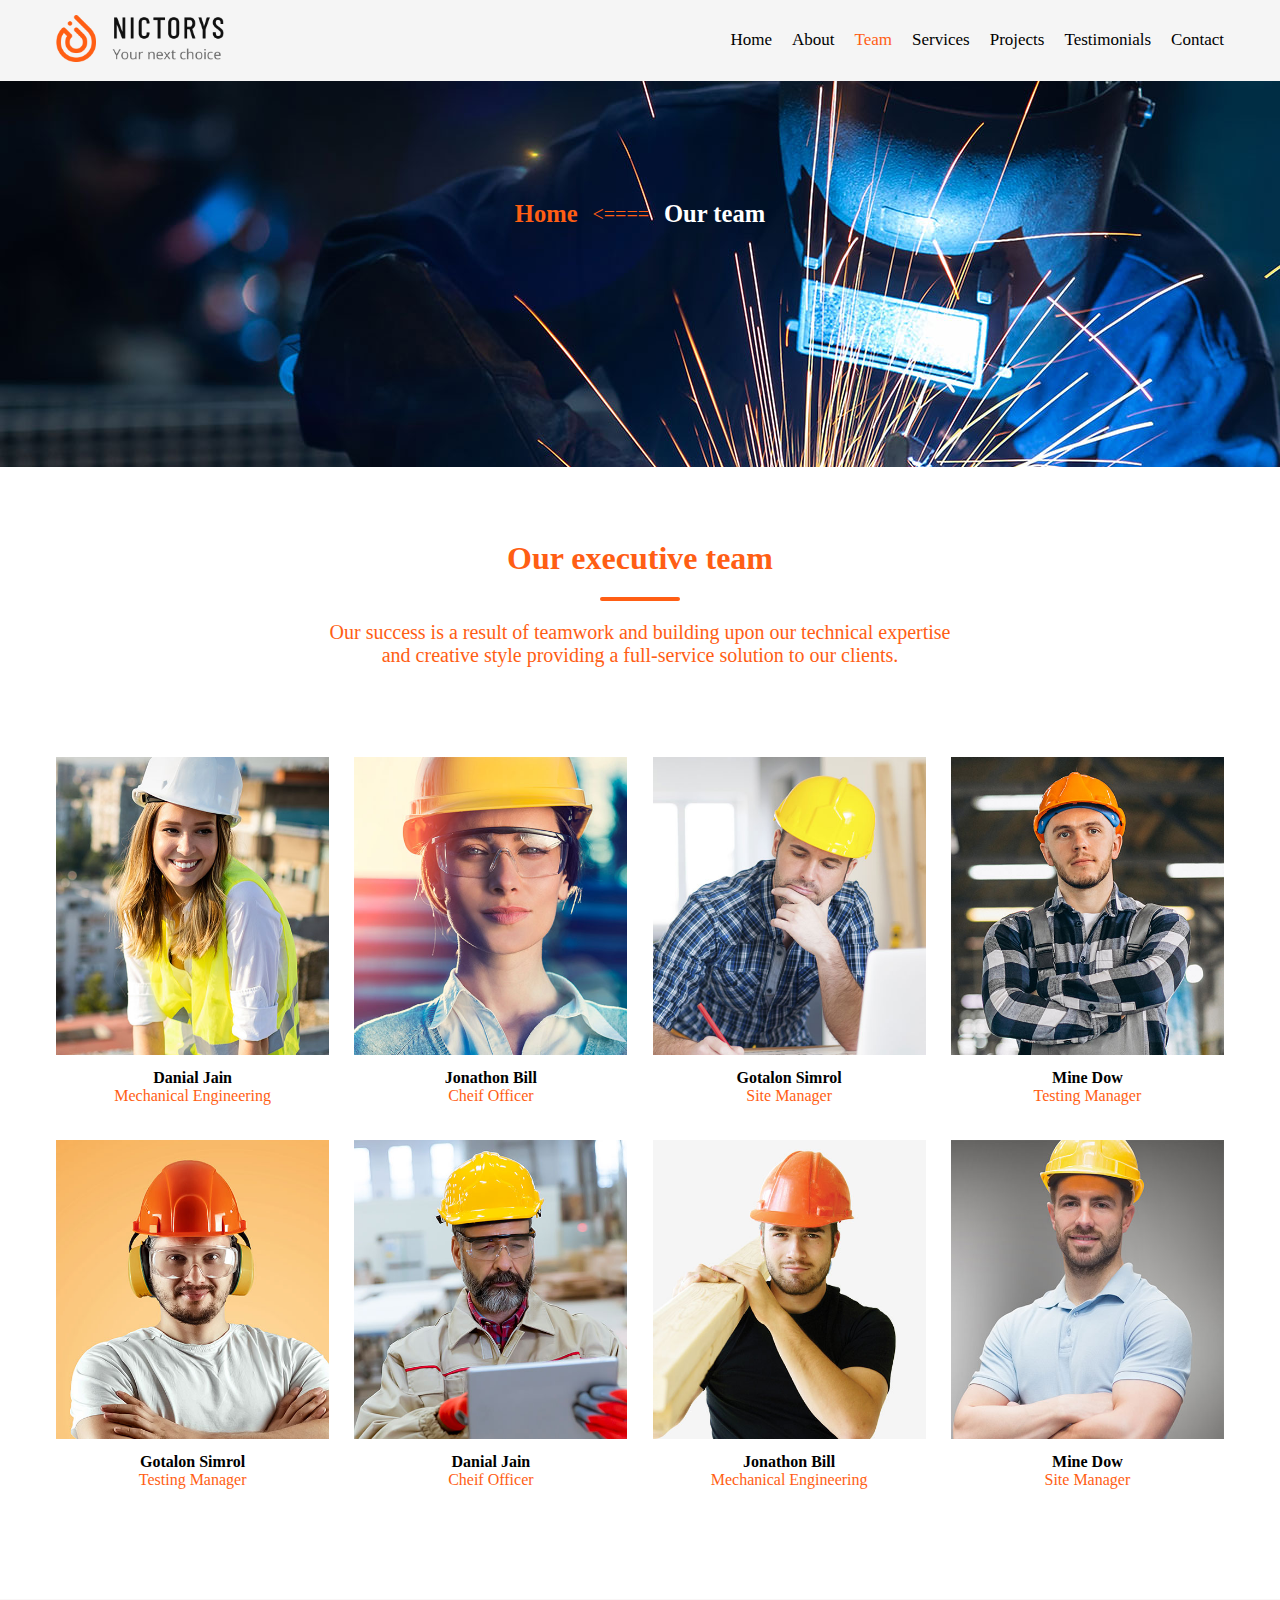
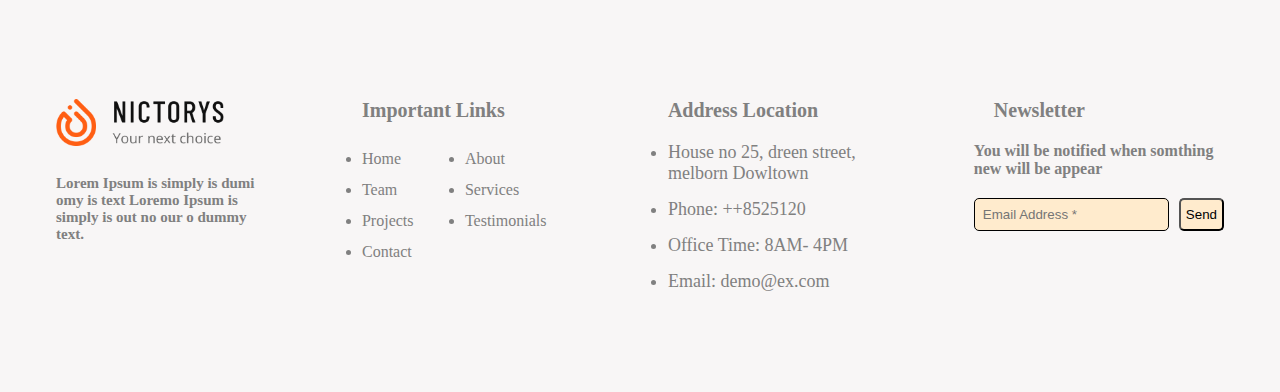
<file: Nicterys/team.html>
<!DOCTYPE html>
<html lang="en">

<head>
    <meta charset="UTF-8">
    <meta name="viewport" content="width=device-width, initial-scale=1.0">
    <link rel="stylesheet" href="style.css">
    <link rel="icon" type="image/png" sizes="56x56" href="assets/favicon-title.png">
    <title>Our team</title>
</head>

<body>
    <header>
        <div class="container">
            <div class="main-header">
                <div class="logo">
                    <a href="index.html"><img src="assets/logo.png"></a>
                </div>
                <nav>
                    <ul>
                        <li><a href="index.html">Home</a></li>
                        <li><a href="about.html">About</a></li>
                        <li><a class="active" href="#">Team</a></li>
                        <li><a href="services.html">Services</a></li>
                        <li><a href="projects.html">Projects</a></li>
                        <li><a href="testimonials.html">Testimonials</a></li>
                        <li><a href="contact.html">Contact</a></li>
                    </ul>
                </nav>
            </div>
        </div>
    </header>


    <section id="header-img" class="header">
        <div class="container">
          
            <div class="about-title-links">
                
                <a href="index.html"><h3 style="color: #ff5e14;">Home</h3></a>
                <p><====</p>
               <a href=""><h3>Our team</h3></a>
            </div>
        </div>
    </section>


    <section>
        <div class="container">
                <div class="team-title">
                    <h1 style="text-align: center;">Our executive team</h1>
                    <div class="line"></div>
                    <p style="text-align: center;">Our success is a result of teamwork and building upon our technical expertise<br>
                    and creative style providing a full-service solution to our clients.</p>
                </div>
            <div class="our-team">
                <div class="team-member">
                    <div class="team-img">
                        <img src="assets/img-8.jpg" alt="">

                    </div>
                    <div class="team-contents">
                        <div class="team-content">
                            <h4>Danial Jain</h4>
                            <p>Mechanical Engineering</p>
                        </div>

                    </div>
                </div>
                <div class="team-member">
                    <div class="team-img">
                        <img src="assets/team-1.jpg" alt="">
                    </div>
                    <div class="team-contents">
                        <div class="team-content">
                            <h4>Jonathon Bill</h4>
                            <p>Cheif Officer</p>
                        </div>

                    </div>
                </div>
                <div class="team-member">
                    <div class="team-img">
                        <img src="assets/team-2.jpg" alt="">
                    </div>
                    <div class="team-contents">
                        <div class="team-content">
                            <h4>Gotalon Simrol</h4>
                            <p>Site Manager</p>
                        </div>

                    </div>
                </div>
                <div class="team-member">
                    <div class="team-img">
                        <img src="assets/team-3.jpg" alt="">
                    </div>
                    <div class="team-contents">
                        <div class="team-content">
                            <h4>Mine Dow</h4>
                            <p>Testing Manager</p>
                        </div>

                    </div>
                </div>
                <div class="team-member">
                    <div class="team-img">
                        <img src="assets/img-4.jpg" alt="">
                    </div>
                    <div class="team-contents">
                        <div class="team-content">
                            <h4>Gotalon Simrol</h4>
                            <p>Testing Manager</p>
                        </div>

                    </div>
                </div>
                <div class="team-member">
                    <div class="team-img">
                        <img src="assets/img-5.jpg" alt="">
                    </div>
                    <div class="team-contents">
                        <div class="team-content">
                            <h4>Danial Jain</h4>
                            <p>Cheif Officer</p>
                        </div>

                    </div>
                </div>
                <div class="team-member">
                    <div class="team-img">
                        <img src="assets/img-6.jpg" alt="">
                    </div>
                    <div class="team-contents">
                        <div class="team-content">
                            <h4>Jonathon Bill</h4>
                            <p>Mechanical Engineering</p>
                        </div>

                    </div>
                </div>
                <div class="team-member">
                    <div class="team-img">
                        <img src="assets/img-7.jpg" alt="">
                    </div>
                    <div class="team-contents">
                        <div class="team-content">
                            <h4>Mine Dow</h4>
                            <p>Site Manager</p>
                        </div>

                    </div>
                </div>
            </div>
        </div>
    </section>

    <footer id="footer">
        <div class="container">
            <div class="main-footer">
                <div class="social-media">
                    <div class="logo">
                        <a href=""><img src="assets/logo.png"></a>
                    </div>
                    <h5>Lorem Ipsum is simply is dumi omy is text Loremo Ipsum is simply is out no our o dummy text.
                    </h5>

                </div>
                <div class="header-links">

                    <h1>Important Links</h1>
                    <nav>
                        <ul>
                        <li><a href="#">Home</a></li>
                        <li><a href="about.html">About</a></li>
                        <li><a href="team.html">Team</a></li>
                        <li><a href="services.html">Services</a></li>
                        <li><a href="projects.html">Projects</a></li>
                        <li><a href="testimonials.html">Testimonials</a></li>
                        <li><a href="contact.html">Contact</a></li>

                        </ul>
                    </nav>

                </div>
                <div class="addres">
                    <h1>Address Location</h1>
                    <li>House no 25, dreen street, melborn Dowltown</li>
                    <li>Phone: ++8525120</li>
                    <li>Office Time: 8AM- 4PM</li>
                    <li>Email: demo@ex.com</li>
                </div>
                <div class="news-letter">
                    <h1>Newsletter</h1>
                    <h4>You will be notified when somthing new will be appear</h4>
                    <div class="email">
                        <input type="email" placeholder="Email Address *"><button class="btn"
                            type="submit">Send</button>
                    </div>
                </div>
            </div>
        </div>
    </footer>

</html>
</file>
<file: Nicterys/style.css>
* {
    margin: 0;
    padding: 0;
    box-sizing: border-box;
}

.container {
    max-width: 1200px;
    margin: auto;
    padding: 0 16px;
}

/* Header */


header {
    background-color: whitesmoke;
    position: fixed;
    top: 0;
    left: 0;
    right: 0;
    z-index: 20;
}
.main-header nav ul li a.active{
    color: #ff5e14;
}

.logo img {
    max-width: 170px;
}

.main-header {
    display: flex;
    align-items: center;
    justify-content: space-between;
    padding: 15px 0;
    scroll-behavior: smooth;
}

.main-header nav ul {
    list-style: none;
    display: flex;
    gap: 20px;
}

.main-header nav ul li {
    list-style: none;
}

.main-header nav ul li a {
    text-decoration: none;
    color: black;
    font-weight: 300;
    font-size: 17px;
}

.main-header nav ul li a:hover {
    color: #ff5e14;
    transition: 0.5s all ease;
}

/* Hero section */

#hero {
    width: 100%;
    height: 100vh;
    background-image: url(assets/background-image01.jpg);
    background-position: center;
    background-repeat: no-repeat;
    background-size: cover;

}

.main-hero {
    padding: 200px 0;
    display: flex;
    align-items: center;

}


.main-hero .hero-content h1 {
    font-size: 70px;
    color: white;
    font-weight: 400;
    -webkit-animation: tracking-in-contract .8s cubic-bezier(.215, .61, .355, 1.000) both;
    animation: tracking-in-contract .8s cubic-bezier(.215, .61, .355, 1.000) both;
    margin-bottom: 25px;
    max-height: 60px;
}

@-webkit-keyframes tracking-in-contract {
    0% {
        letter-spacing: 1em;
        opacity: 0;
    }

    40% {
        opacity: 0.6;
    }

    100% {
        letter-spacing: normal;
        opacity: 1;
    }
}

@keyframes tracking-in-contract {
    0% {
        letter-spacing: 1em;
        opacity: 0;
    }

    40% {
        opacity: 0.6;
    }

    100% {
        letter-spacing: normal;
        opacity: 1;
    }
}

.main-hero .hero-content span {
    font-weight: 600;
    font-size: 70px;
    color: white;
    margin-top: 15px;
}

.main-hero .hero-content p {
    margin-top: 20px;
    color: white;
    font-size: 20px;
    line-height: 1.5;
    margin-bottom: 50px;
}
/* .main-hero .hero-content .hero-btn {
    transition: 1s all ease;
} */

.main-hero .hero-content .hero-btn a {
    text-decoration: none;
    color: white;
    background-color: #ff5e14;
    padding: 12px 30px;
    border-radius: 30px;
    font-weight: 500;
    margin-right: 10px;
    transition: 0.5s all ease;
}

.main-hero .hero-content .hero-btn a:hover {
    background-color: #ebebeb;
    transition: 1s all ease;
    color: black;
}

/* card grid */

.card-grid {
    padding-top: 100px;
    display: grid;
    grid-template-columns: 1fr 1fr 1fr 1fr;

}

.card img {
    max-width: 60px;
    margin-top: 15px;
    margin-bottom: 15px;
}

.card {
    padding: 25px 25px;
    border: 1px solid #dce7eb;
}

.card h3 {
    font-size: 22px;
    margin-bottom: 19px;
}

.card p {
    font-size: 16px;
    line-height: 1.5;
    color: #555;
}

/* about us */

#header-img{
    width: 100%;
    height: 500px;
    background: url(assets/header-img.jpg);
    background-repeat: no-repeat;
    background-position: center;

}




.about-title-links{
    padding-top: 200px;
    display: flex;
    
    align-items: center;
    justify-content: center;
    color:  white;
    gap: 15px;
}
.about-title-links a{
    color: white;
    text-decoration: none;
    font-size: 21px;
}
.about-title-links p{
    font-size: 20px;
    color: #ff5e14;
}

#about-us{
    padding-top: 60px;
}
.about-us {
    display: grid;
    grid-template-columns: 1fr 1fr;
    gap: 25px;
}

.about-us .about-us-img img {
    max-width: 100%;
    border-radius: 10px;
}
.about-us .about-us-img img:hover{
    transform: scale(1.02);
    transition: 0.5s all ease;
}
.about-us .about-us-content h4 span {
    color: #ff5e14;
    font-weight: 500;
    text-transform: uppercase;
    font-size: 17px;

}

.about-us .about-us-content h2 {
    margin: 20px 0;
}

.line-flex .line1 {
    width: 80px;
    height: 4px;
    border-radius: 10px;
    background-color: #ff5e14;
    margin-bottom: 20px;
}


.about-us .about-us-content p {
    font-size: 19px;
    color: #687187;
    line-height: 1.7em
}

.about-us .about-us-content h3 {
    color: gray;
    font-weight: 300;
    margin-left: 7px;
}

.about-us h3 {
    margin: 20px 0;
}

.about-us .about-us-content .box-ceo {
    margin: 50px 0px;
    padding: 25px 25px;
    background-color: #ff5e1408;
    border-left: 2px solid #fff1e8;
}
.about-us .about-us-content .box-ceo:hover{
    transform: translatey(-20px);
    transition: 0.5s all ease;
}
.about-us .about-us-content .box-ceo p {
    color: gray;
    line-height: 1.4em
}

.about-us .about-us-content .box-ceo h5 {
    margin-top: 5px;
    color: gray;
}

/* cards award */

#background {
    margin-top: 100px;
    padding: 60px 0;
    background-color: rgba(0, 0, 0, 0.301);
}

.count-title {
    color: rgb(0, 0, 0);
    font-weight: 600;
    font-size: 35px;
    text-align: center;
}

.line {
    width: 80px;
    height: 4px;
    border-radius: 10px;
    background-color: #ff5e14;
    margin-bottom: 20px;
    margin: 20px auto;
}

.count-cards {
    padding-top: 20px;
    display: grid;
    grid-template-columns: 1fr 1fr 1fr 1fr;
    gap: 25px;
    color: white;
}

.count-card1 {
    background-color: #ff5e14;
    padding: 33px 20px;
    border-radius: 10px;
    transition: 0.3s all ease-in;
}
.count-card1:hover{
    transform: translateY(-20px);
}
.count-card1 .count-card-grid1 {
    display: grid;
    grid-template-columns: 1fr 1fr;
}

.count-card1 .count-card-grid1 h2 {
    font-size: 42px;
}

.count-card1 .count-card-grid1 p {
    font-size: 18px;
}

.count-card1 .count-card-grid1 .icon img {
    max-width: 100%;
    height: 50px;
}

.count-card1 .count-card-grid1 .count-icon {
    width: 80px;
    height: 80px;
    background-color: rgb(255, 255, 255);
    border-radius: 10px;
    display: flex;
    align-items: center;
    justify-content: center;
    box-shadow: 0px 0px 21px -2px rgba(255, 255, 255, 0.75);
    align-items: center;
    margin-left: 20px
}


/* why chose us */

.why-chose-us {
    padding-top: 100px;
    display: grid;
    grid-template-columns: 1fr 1fr;
    gap: 50px;
}

.why-chose-us h5 {
    color: #ff5e14;
    text-transform: uppercase;
    margin-bottom: 20px;
}

.why-chose-us .title h1 {
    font-weight: bold;
    font-size: 45px;
}

.why-chose-us .title span {
    font-size: 40px;

}

.chose-us-content-img img {
    max-width: 100%;
    height: 480px;
}

.line2 {
    width: 80px;
    height: 4px;
    border-radius: 10px;
    background-color: #ff5e14;
    margin-top: 10px;
    margin-bottom: 20px;
    margin: 20px left;
}

.why-chose-us p {
    font-size: 20px;
    color: gray;
    margin-bottom: 50px;
}

.why-chose-us .why-chose-us-btn a {
    text-decoration: none;
    color: white;
    background-color: #ff5e14;
    padding: 12px 30px;
    border-radius: 30px;
    font-weight: 500;
    margin-right: 10px;
}

.why-chose-us .why-chose-us-btn a{
    transition: 0.2s all ease-in;
}

.why-chose-us .why-chose-us-btn a:hover{
    background-color: black;
    color: white;
    
}

/* footer */

#footer {
    margin-top: 100px;
    background-color: rgba(235, 228, 228, 0.342);
    padding: 100px 0px;

}

.main-footer {
    display: grid;
    grid-template-columns: 1fr 1fr 1fr 1fr;
    gap: 100px;
}

.main-footer h5 {
    margin-top: 25px;
    font-size: 15px;
    color: gray;
}

.main-footer .social-media-icons svg {
    margin-top: 50px;
    width: 30px;

}

/* Header links for footer */
.main-footer .header-links h1 {

    color: gray;
    font-size: 20px;
    margin-bottom: 20px;
}

.header-links ul {
    display: grid;
    grid-template-columns: 1fr 1fr;

}

.header-links nav ul li {
    color: gray;
    margin-bottom: 5px;
}

.header-links nav ul li a {
    text-decoration: none;
    color: gray;
    margin-top: 8px;
    display: flex;
    justify-content: flex-start;
    align-items: center;
    transition: 0.5s all ease;
}

.header-links nav ul li a:hover{
    color: #ff5e14;
    
}
/* footer addres div */

.main-footer .addres h1 {

    color: gray;
    font-size: 20px;
    margin-bottom: 20px;
}

.main-footer .addres li {
    color: gray;
    margin-top: 15px;
    font-size: 18px;
}


/* News-letter footer */


.main-footer .news-letter h1 {
    margin-left: 20px;
    color: gray;
    font-size: 20px;
    margin-bottom: 20px;
}

.main-footer .news-letter h4 {

    color: gray;

    margin-bottom: 20px;
}

.main-footer .news-letter .email {
    display: flex;
    gap: 10px;
}

.main-footer .news-letter input {
    background-color: blanchedalmond;
    padding: 8px 8px;
    border: 1px solid black;
    border-radius: 5px;
}

.main-footer .news-letter .btn {
    background-color: blanchedalmond;
    padding: 5px 5px;
    cursor: pointer;
    border-radius: 5px;
}


/* Team-section-seperate page */

.team-title{
    margin-top: 40px;
}
.team-title h1{
    color: #ff5e14;
}
.team-title p{
    font-size: 20px;
    color: #ff5e14;
}
.our-team {
    padding-top: 90px;

    display: grid;
    grid-template-columns: 1fr 1fr 1fr 1fr;
    gap: 25px;
    
}
.team-member{
    transition: 0.5s all ease;
}
.team-member:hover{
    transform: translatey(-20px);
    
    
}
/* .out-team .team-member .team-contents{
    background-color: #ff5e1479;
    
} */
.our-team .team-member .team-img img {
    max-width: 100%;
}

.our-team .team-member .team-content {
    padding: 10px 0;
    text-align: center;
}

.our-team .team-member .team-content p {
    color: #ff5e14;
}

.our-team .team-member .socials {
    display: flex;
    align-items: center;
    justify-content: center;
}

.our-team .team-member .socials svg {
    width: 30px;
    height: 20px;
    border-radius: 5px;

}


/* Our-projects */
#Our-projects {
    padding-top: 100px;

}

.projects-title {
    text-align: center;
    margin-bottom: 30px;
    color: #ff5e14;
}
.projects-title p{
    font-size: 25px;
    margin-top: 5px;
}
.our-latest-projects {

    display: grid;
    grid-template-columns: 1fr 1fr 1fr;
    gap: 25px;
}
.project1{
    transition: 0.5s all ease;
}
.project1:hover{
    transform: translateY(-20px);
    
}
.our-latest-projects .project1 .our-projects-img img {
    max-width: 100%;
   
  
}


.our-latest-projects .project1 .our-projects-content h3 {
    text-align: center;
    padding: 5px 0;
}

.our-latest-projects .project1 .our-projects-content span {
    color: #ff5e14;
}

/* fun-facts */
#fun-fact {
    margin-top: 50px;
    background-color: #b3b6bde0;
    padding: 100px;
}

.fun-fact-counting {
    display: grid;
    grid-template-columns: 1fr 1fr 1fr 1fr;
}

.counting1 {
    display: flex;
    gap: 20px;
    
}


.counting1 .img svg {
    width: 70px;
    fill: #ff5e14;
}

.counting1 .counting-content h1 {
    font-size: 45px;
}

.counting1 .counting-content p {
    color: black;
}




/* Testimonials section */


.testimonials-grid{
    padding-top: 50px;
    display: grid;
    grid-template-columns: 1fr 1fr;
    gap: 40px;
}
.testimonial-card{
    background-color: white;
    box-shadow: 0 0 15px rgba(230, 225, 225, 0.5);
    padding: 60px 60px;
}
.testimonial-client{
    text-align: center;
}
.testimonial-client img{
   border-radius: 50%;
   margin-bottom: 15px;
}
.testimonial-client h4{
    font-weight: 300;
}
.testimonial-client h4 span{
    margin-bottom: 20px;
    font-size: 15px;
    color: gray;
}
.testimonial-quote{
    margin-top: 13px;
    color: gray;
    line-height: 1.7em;
    font-size: 18px;
   
}

@media screen and (max-width: 1000px) and (min-width: 700px) {
    #hero {
        display: grid;
        grid-template-columns: 1fr;
        background-position: center;
    }

    .card-grid {
        display: grid;
        grid-template-columns: 1fr 1fr;
    }

    .about-us {

        display: flex;
        flex-direction: column;
        align-items: center;
        justify-content: center;
    }

    .about-us-content {
        margin-top: 20px;
        display: flex;
        flex-direction: column;
        align-items: center;
        justify-content: center;
    }

    .count-cards {
        grid-template-columns: 1fr 1fr;
    }

    .why-chose-us {
        grid-template-columns: 1fr 1fr;
    }

    .main-footer {
        grid-template-columns: 1fr 1fr;
    }
    .our-latest-projects{
        display: grid;
        grid-template-columns: 1fr 1fr;
    }
    .our-team{
        display: grid;
        grid-template-columns: 1fr 1fr;
    }
    .fun-fact-counting{
        display: grid;
        grid-template-columns: 1fr 1fr;
        gap: 35px;
    }
    #fun-fact{
        padding: 0;
        display: flex;
        flex-direction: column;

        align-items: center;

        justify-content: center;
    }
   
}

@media screen and (max-width: 699px) and (min-width: 1px) {
    header{
        display: none;
    }
    .main-hero {
        padding-top: 0;
    }

    #hero {
        display: grid;
        grid-template-columns: 1fr;
        background-position: left;
    }

    .main-hero .hero-content h1 {
        padding-bottom: 5px;
        animation: none;
    }
    .main-hero .hero-content span {
        padding-top: 70px;
    }
    .card-grid {
        display: grid;
        grid-template-columns: 1fr;
    }

    .about-us {
        padding-left: 0;
        display: flex;
        flex-direction: column;
        align-items: center;
        justify-content: center;
    }

    .about-us-content {
        margin-top: 20px;
        display: flex;
        flex-direction: column;
        align-items: center;
        justify-content: center;
    }

    .main-hero .hero-content h1 {
        font-size: 50px;
    }

    .count-cards {
        width: 70%;
        grid-template-columns: 1fr;
        margin: auto;
    }

    .why-chose-us {

        grid-template-columns: 1fr;
    }

    .chose-us-content-img img {
        width: 100%;
    }

    .main-footer {
        padding: 60px 60px;
        grid-template-columns: 1fr;

    }
    .our-latest-projects{
        display: grid;
        grid-template-columns: 1fr;
    }
    .our-team{
        display: grid;
        grid-template-columns: 1fr;
    }
    .our-team img{
        max-width: 100%;
        display: flex;
        flex-direction: column;
        align-items: center;
        justify-content: center;
    }
    #fun-fact{
        padding: 80px;
    }
    .fun-fact-counting{
        display: grid;
        grid-template-columns: 1fr;
        gap: 55px;
    }
    #header-img{
        
        background-position: center left;
        height: 400px;
    }
    .about-title-links{
        padding: 0;    
    }
    .about-title-links a{
        font-size: 15px;
    }
    .header{
        display: grid;
        grid-template-columns: 1fr
    }
    .testimonials-grid{
        display: grid;
        grid-template-columns: 1fr;
    }
    .testimonial-quote{
        font-size: 15px;
        text-align: center;
    }
}
</file>
